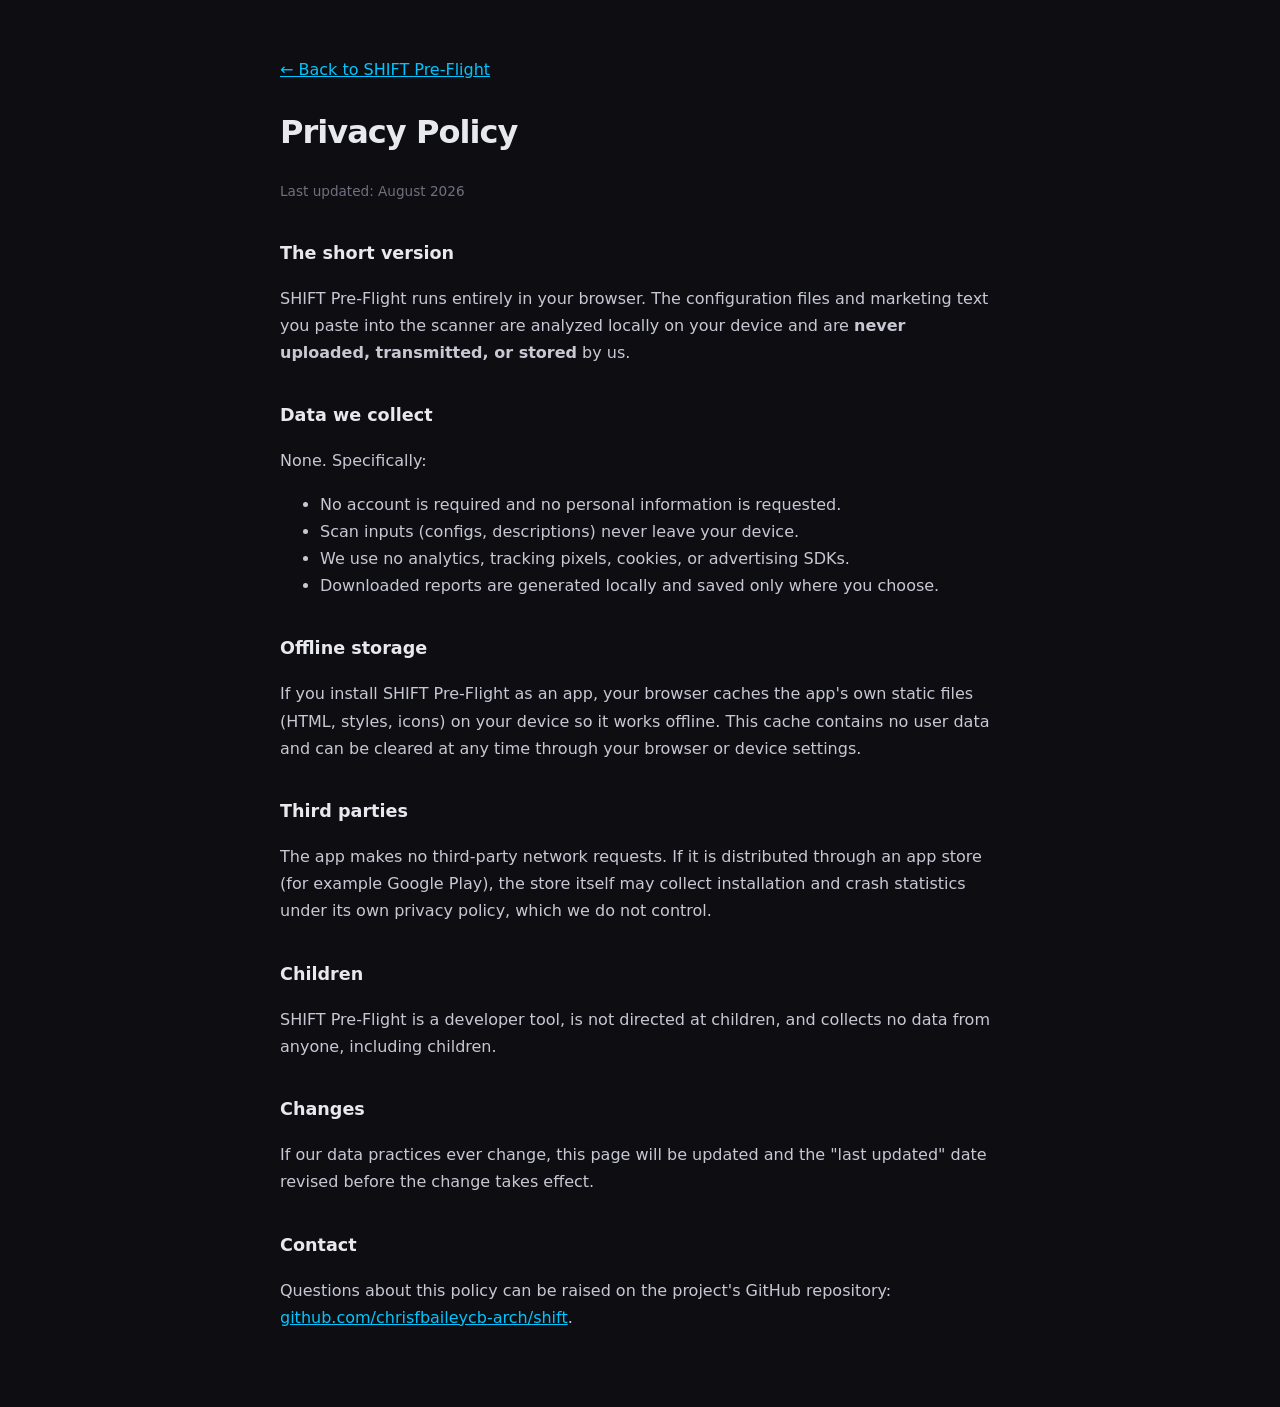
<file: privacy.html>
<!doctype html>
<html lang="en">
<head>
  <meta charset="utf-8">
  <meta name="viewport" content="width=device-width, initial-scale=1">
  <meta name="theme-color" content="#0d0d12">
  <title>Privacy Policy | SHIFT Pre-Flight</title>
  <style>
    :root { color-scheme: dark; }
    body {
      max-width: 720px;
      margin: 0 auto;
      padding: 40px 20px 60px;
      background: #0d0d12;
      color: #e8e8ef;
      font-family: Inter, ui-sans-serif, system-ui, sans-serif;
      line-height: 1.7;
    }
    h1 { letter-spacing: -.03em; }
    h2 { margin-top: 2em; font-size: 1.1rem; }
    p, li { color: #c8c8d5; }
    a { color: #00c6ff; }
    .updated { color: #707080; font-size: .85rem; }
  </style>
</head>
<body>
  <p><a href="index.html">← Back to SHIFT Pre-Flight</a></p>
  <h1>Privacy Policy</h1>
  <p class="updated">Last updated: August 2026</p>

  <h2>The short version</h2>
  <p>
    SHIFT Pre-Flight runs entirely in your browser. The configuration files and
    marketing text you paste into the scanner are analyzed locally on your device
    and are <strong>never uploaded, transmitted, or stored</strong> by us.
  </p>

  <h2>Data we collect</h2>
  <p>None. Specifically:</p>
  <ul>
    <li>No account is required and no personal information is requested.</li>
    <li>Scan inputs (configs, descriptions) never leave your device.</li>
    <li>We use no analytics, tracking pixels, cookies, or advertising SDKs.</li>
    <li>Downloaded reports are generated locally and saved only where you choose.</li>
  </ul>

  <h2>Offline storage</h2>
  <p>
    If you install SHIFT Pre-Flight as an app, your browser caches the app's own
    static files (HTML, styles, icons) on your device so it works offline. This
    cache contains no user data and can be cleared at any time through your
    browser or device settings.
  </p>

  <h2>Third parties</h2>
  <p>
    The app makes no third-party network requests. If it is distributed through an
    app store (for example Google Play), the store itself may collect installation
    and crash statistics under its own privacy policy, which we do not control.
  </p>

  <h2>Children</h2>
  <p>
    SHIFT Pre-Flight is a developer tool, is not directed at children, and
    collects no data from anyone, including children.
  </p>

  <h2>Changes</h2>
  <p>
    If our data practices ever change, this page will be updated and the "last
    updated" date revised before the change takes effect.
  </p>

  <h2>Contact</h2>
  <p>
    Questions about this policy can be raised on the project's GitHub repository:
    <a href="https://github.com/chrisfbaileycb-arch/shift">github.com/chrisfbaileycb-arch/shift</a>.
  </p>
</body>
</html>
</file>
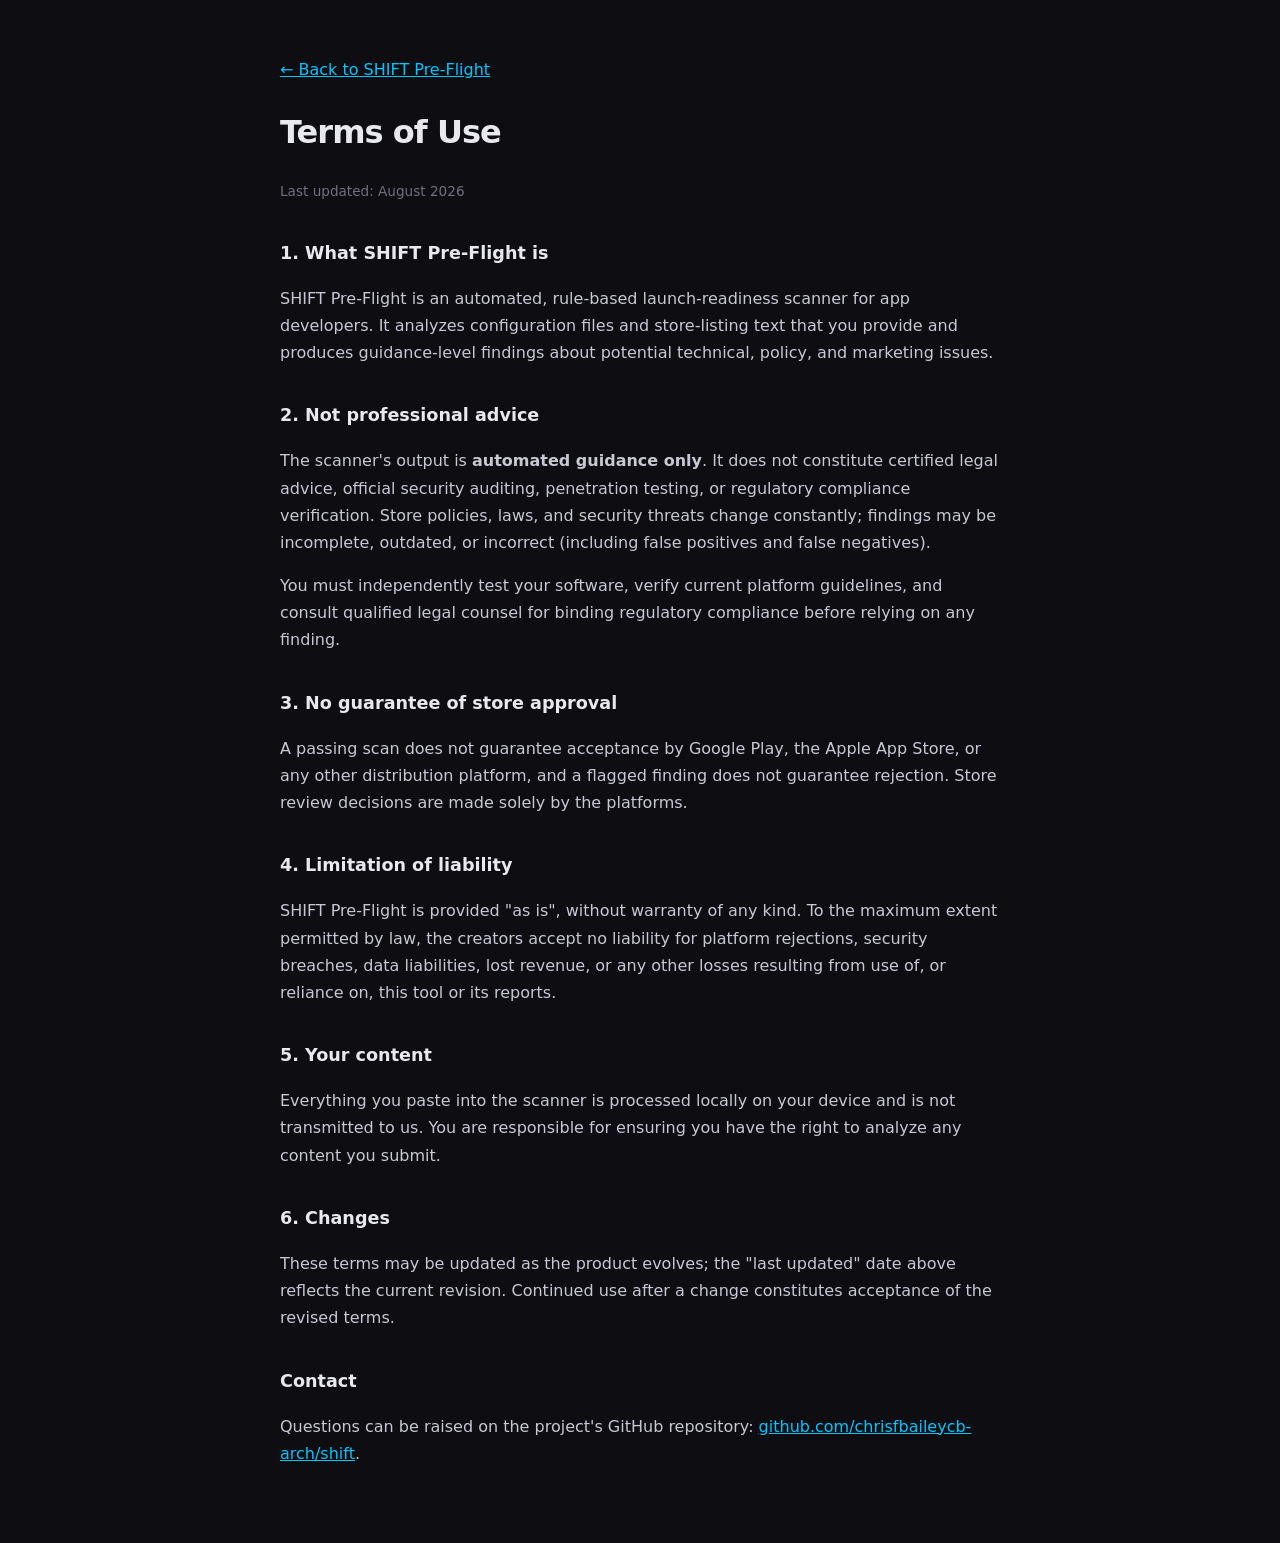
<file: terms.html>
<!doctype html>
<html lang="en">
<head>
  <meta charset="utf-8">
  <meta name="viewport" content="width=device-width, initial-scale=1">
  <meta name="theme-color" content="#0d0d12">
  <title>Terms of Use | SHIFT Pre-Flight</title>
  <style>
    :root { color-scheme: dark; }
    body {
      max-width: 720px;
      margin: 0 auto;
      padding: 40px 20px 60px;
      background: #0d0d12;
      color: #e8e8ef;
      font-family: Inter, ui-sans-serif, system-ui, sans-serif;
      line-height: 1.7;
    }
    h1 { letter-spacing: -.03em; }
    h2 { margin-top: 2em; font-size: 1.1rem; }
    p, li { color: #c8c8d5; }
    a { color: #00c6ff; }
    .updated { color: #707080; font-size: .85rem; }
  </style>
</head>
<body>
  <p><a href="index.html">← Back to SHIFT Pre-Flight</a></p>
  <h1>Terms of Use</h1>
  <p class="updated">Last updated: August 2026</p>

  <h2>1. What SHIFT Pre-Flight is</h2>
  <p>
    SHIFT Pre-Flight is an automated, rule-based launch-readiness scanner for app
    developers. It analyzes configuration files and store-listing text that you
    provide and produces guidance-level findings about potential technical,
    policy, and marketing issues.
  </p>

  <h2>2. Not professional advice</h2>
  <p>
    The scanner's output is <strong>automated guidance only</strong>. It does not
    constitute certified legal advice, official security auditing, penetration
    testing, or regulatory compliance verification. Store policies, laws, and
    security threats change constantly; findings may be incomplete, outdated, or
    incorrect (including false positives and false negatives).
  </p>
  <p>
    You must independently test your software, verify current platform
    guidelines, and consult qualified legal counsel for binding regulatory
    compliance before relying on any finding.
  </p>

  <h2>3. No guarantee of store approval</h2>
  <p>
    A passing scan does not guarantee acceptance by Google Play, the Apple App
    Store, or any other distribution platform, and a flagged finding does not
    guarantee rejection. Store review decisions are made solely by the platforms.
  </p>

  <h2>4. Limitation of liability</h2>
  <p>
    SHIFT Pre-Flight is provided "as is", without warranty of any kind. To the
    maximum extent permitted by law, the creators accept no liability for
    platform rejections, security breaches, data liabilities, lost revenue, or
    any other losses resulting from use of, or reliance on, this tool or its
    reports.
  </p>

  <h2>5. Your content</h2>
  <p>
    Everything you paste into the scanner is processed locally on your device and
    is not transmitted to us. You are responsible for ensuring you have the right
    to analyze any content you submit.
  </p>

  <h2>6. Changes</h2>
  <p>
    These terms may be updated as the product evolves; the "last updated" date
    above reflects the current revision. Continued use after a change constitutes
    acceptance of the revised terms.
  </p>

  <h2>Contact</h2>
  <p>
    Questions can be raised on the project's GitHub repository:
    <a href="https://github.com/chrisfbaileycb-arch/shift">github.com/chrisfbaileycb-arch/shift</a>.
  </p>
</body>
</html>
</file>
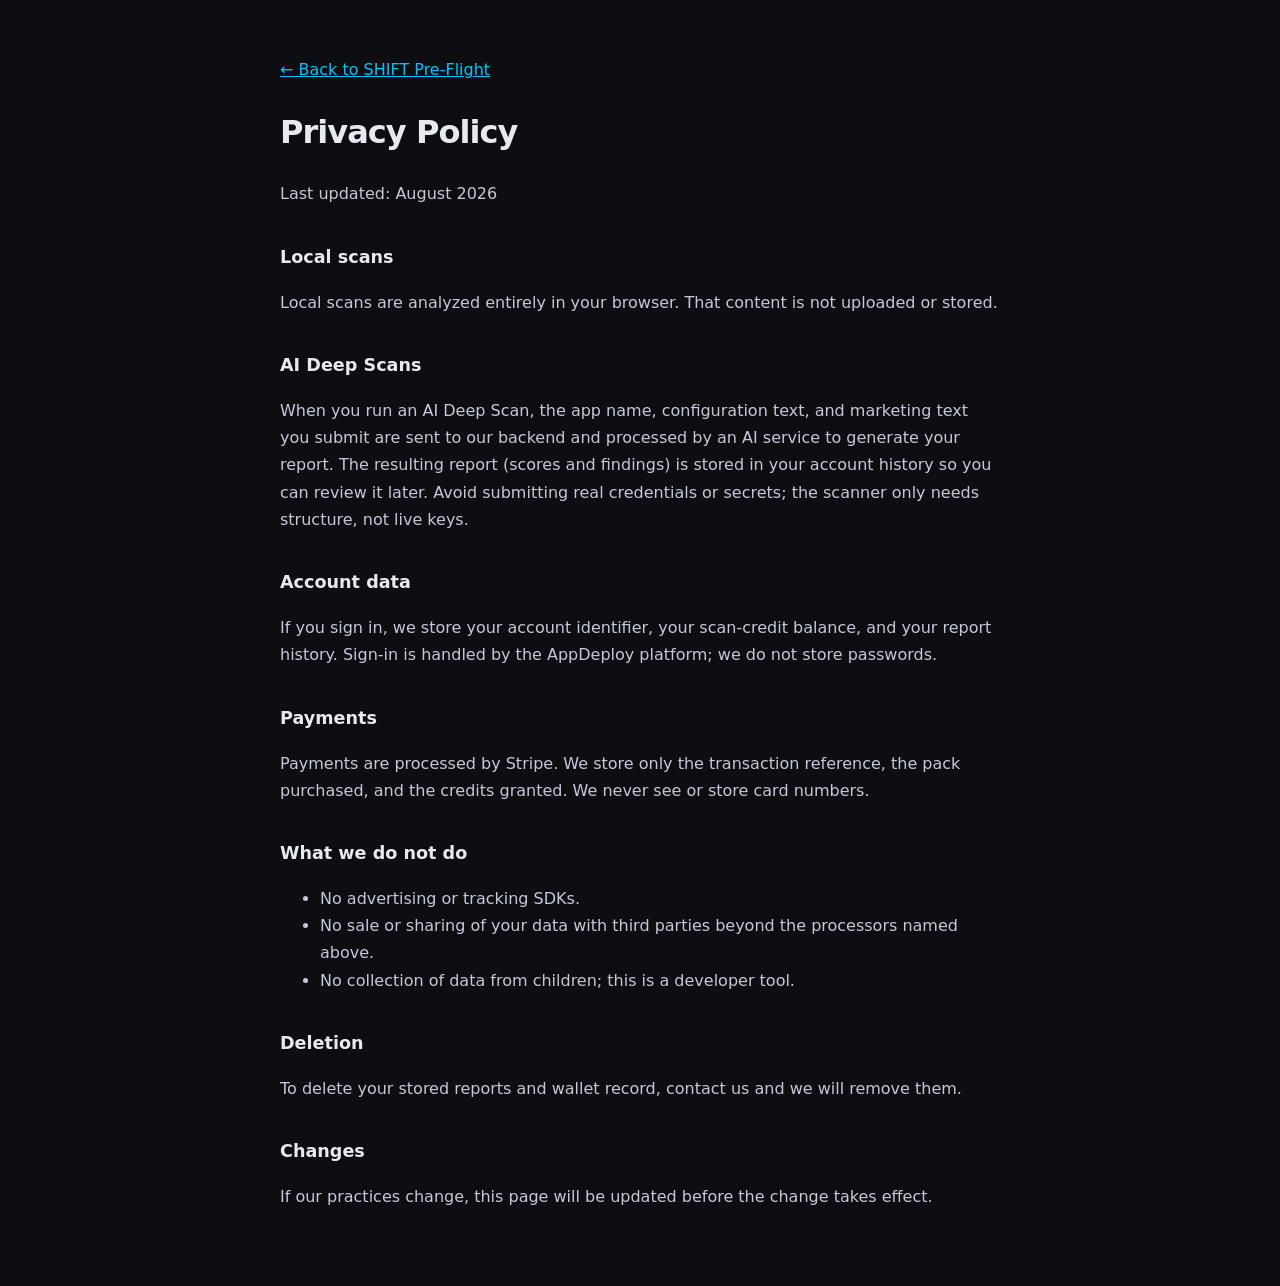
<file: public/privacy.html>
<!doctype html><html lang="en"><head><meta charset="utf-8"><meta name="viewport" content="width=device-width, initial-scale=1"><title>Privacy Policy | SHIFT Pre-Flight</title><style>:root{color-scheme:dark}body{max-width:720px;margin:0 auto;padding:40px 20px 60px;background:#0d0d12;color:#e8e8ef;font-family:Inter,system-ui,sans-serif;line-height:1.7}h1{letter-spacing:-.03em}h2{margin-top:2em;font-size:1.1rem}p,li{color:#c8c8d5}a{color:#00c6ff}</style></head><body><p><a href="/">&larr; Back to SHIFT Pre-Flight</a></p><h1>Privacy Policy</h1><p>Last updated: August 2026</p><h2>Local scans</h2><p>Local scans are analyzed entirely in your browser. That content is not uploaded or stored.</p><h2>AI Deep Scans</h2><p>When you run an AI Deep Scan, the app name, configuration text, and marketing text you submit are sent to our backend and processed by an AI service to generate your report. The resulting report (scores and findings) is stored in your account history so you can review it later. Avoid submitting real credentials or secrets; the scanner only needs structure, not live keys.</p><h2>Account data</h2><p>If you sign in, we store your account identifier, your scan-credit balance, and your report history. Sign-in is handled by the AppDeploy platform; we do not store passwords.</p><h2>Payments</h2><p>Payments are processed by Stripe. We store only the transaction reference, the pack purchased, and the credits granted. We never see or store card numbers.</p><h2>What we do not do</h2><ul><li>No advertising or tracking SDKs.</li><li>No sale or sharing of your data with third parties beyond the processors named above.</li><li>No collection of data from children; this is a developer tool.</li></ul><h2>Deletion</h2><p>To delete your stored reports and wallet record, contact us and we will remove them.</p><h2>Changes</h2><p>If our practices change, this page will be updated before the change takes effect.</p></body></html>
</file>
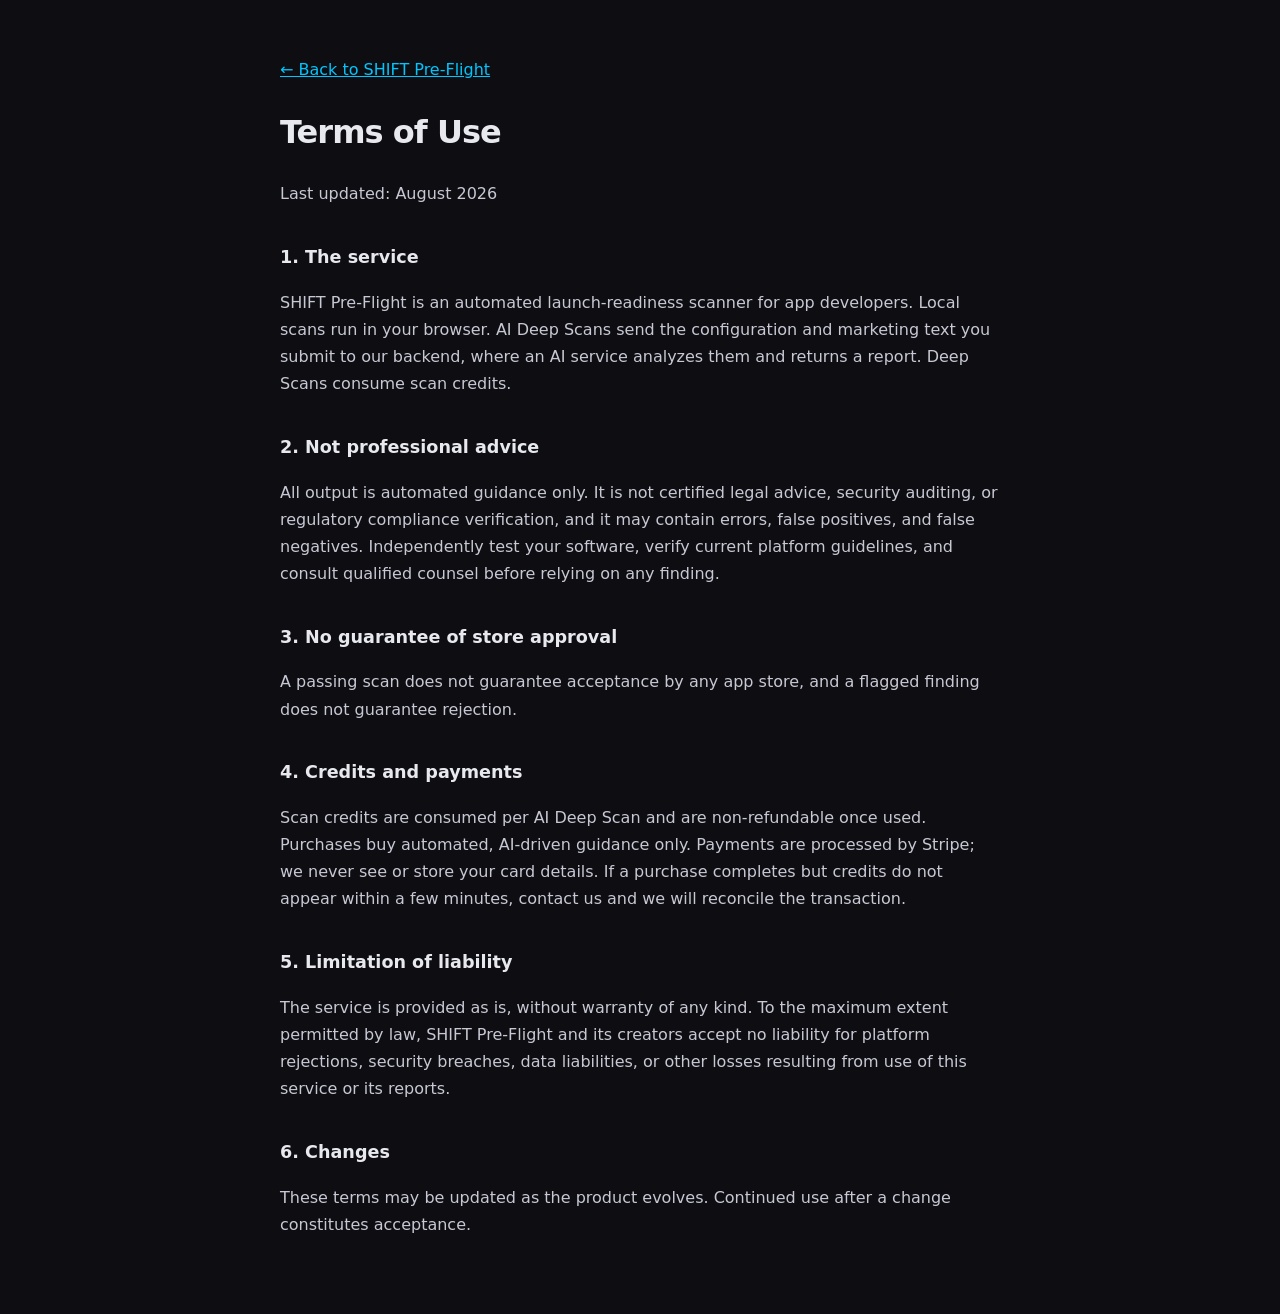
<file: public/terms.html>
<!doctype html><html lang="en"><head><meta charset="utf-8"><meta name="viewport" content="width=device-width, initial-scale=1"><title>Terms of Use | SHIFT Pre-Flight</title><style>:root{color-scheme:dark}body{max-width:720px;margin:0 auto;padding:40px 20px 60px;background:#0d0d12;color:#e8e8ef;font-family:Inter,system-ui,sans-serif;line-height:1.7}h1{letter-spacing:-.03em}h2{margin-top:2em;font-size:1.1rem}p,li{color:#c8c8d5}a{color:#00c6ff}</style></head><body><p><a href="/">&larr; Back to SHIFT Pre-Flight</a></p><h1>Terms of Use</h1><p>Last updated: August 2026</p><h2>1. The service</h2><p>SHIFT Pre-Flight is an automated launch-readiness scanner for app developers. Local scans run in your browser. AI Deep Scans send the configuration and marketing text you submit to our backend, where an AI service analyzes them and returns a report. Deep Scans consume scan credits.</p><h2>2. Not professional advice</h2><p>All output is automated guidance only. It is not certified legal advice, security auditing, or regulatory compliance verification, and it may contain errors, false positives, and false negatives. Independently test your software, verify current platform guidelines, and consult qualified counsel before relying on any finding.</p><h2>3. No guarantee of store approval</h2><p>A passing scan does not guarantee acceptance by any app store, and a flagged finding does not guarantee rejection.</p><h2>4. Credits and payments</h2><p>Scan credits are consumed per AI Deep Scan and are non-refundable once used. Purchases buy automated, AI-driven guidance only. Payments are processed by Stripe; we never see or store your card details. If a purchase completes but credits do not appear within a few minutes, contact us and we will reconcile the transaction.</p><h2>5. Limitation of liability</h2><p>The service is provided as is, without warranty of any kind. To the maximum extent permitted by law, SHIFT Pre-Flight and its creators accept no liability for platform rejections, security breaches, data liabilities, or other losses resulting from use of this service or its reports.</p><h2>6. Changes</h2><p>These terms may be updated as the product evolves. Continued use after a change constitutes acceptance.</p></body></html>
</file>
